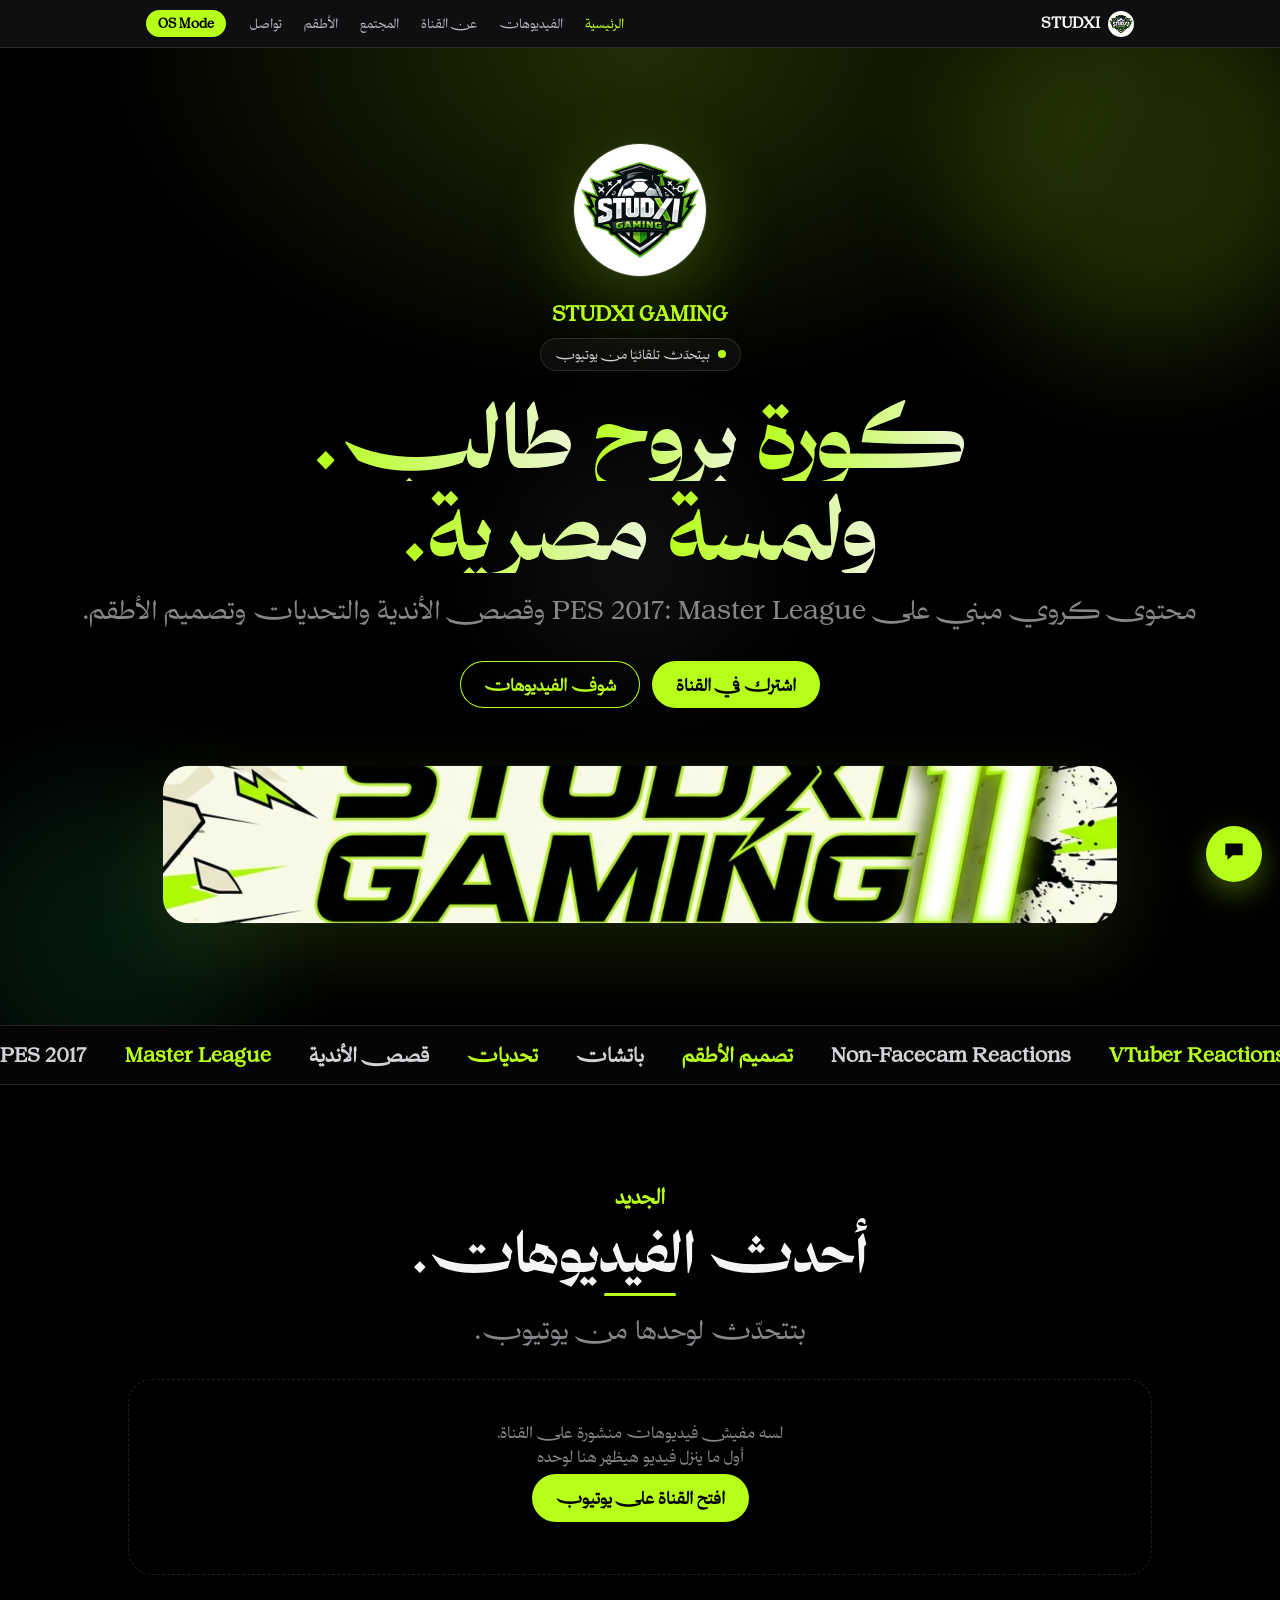
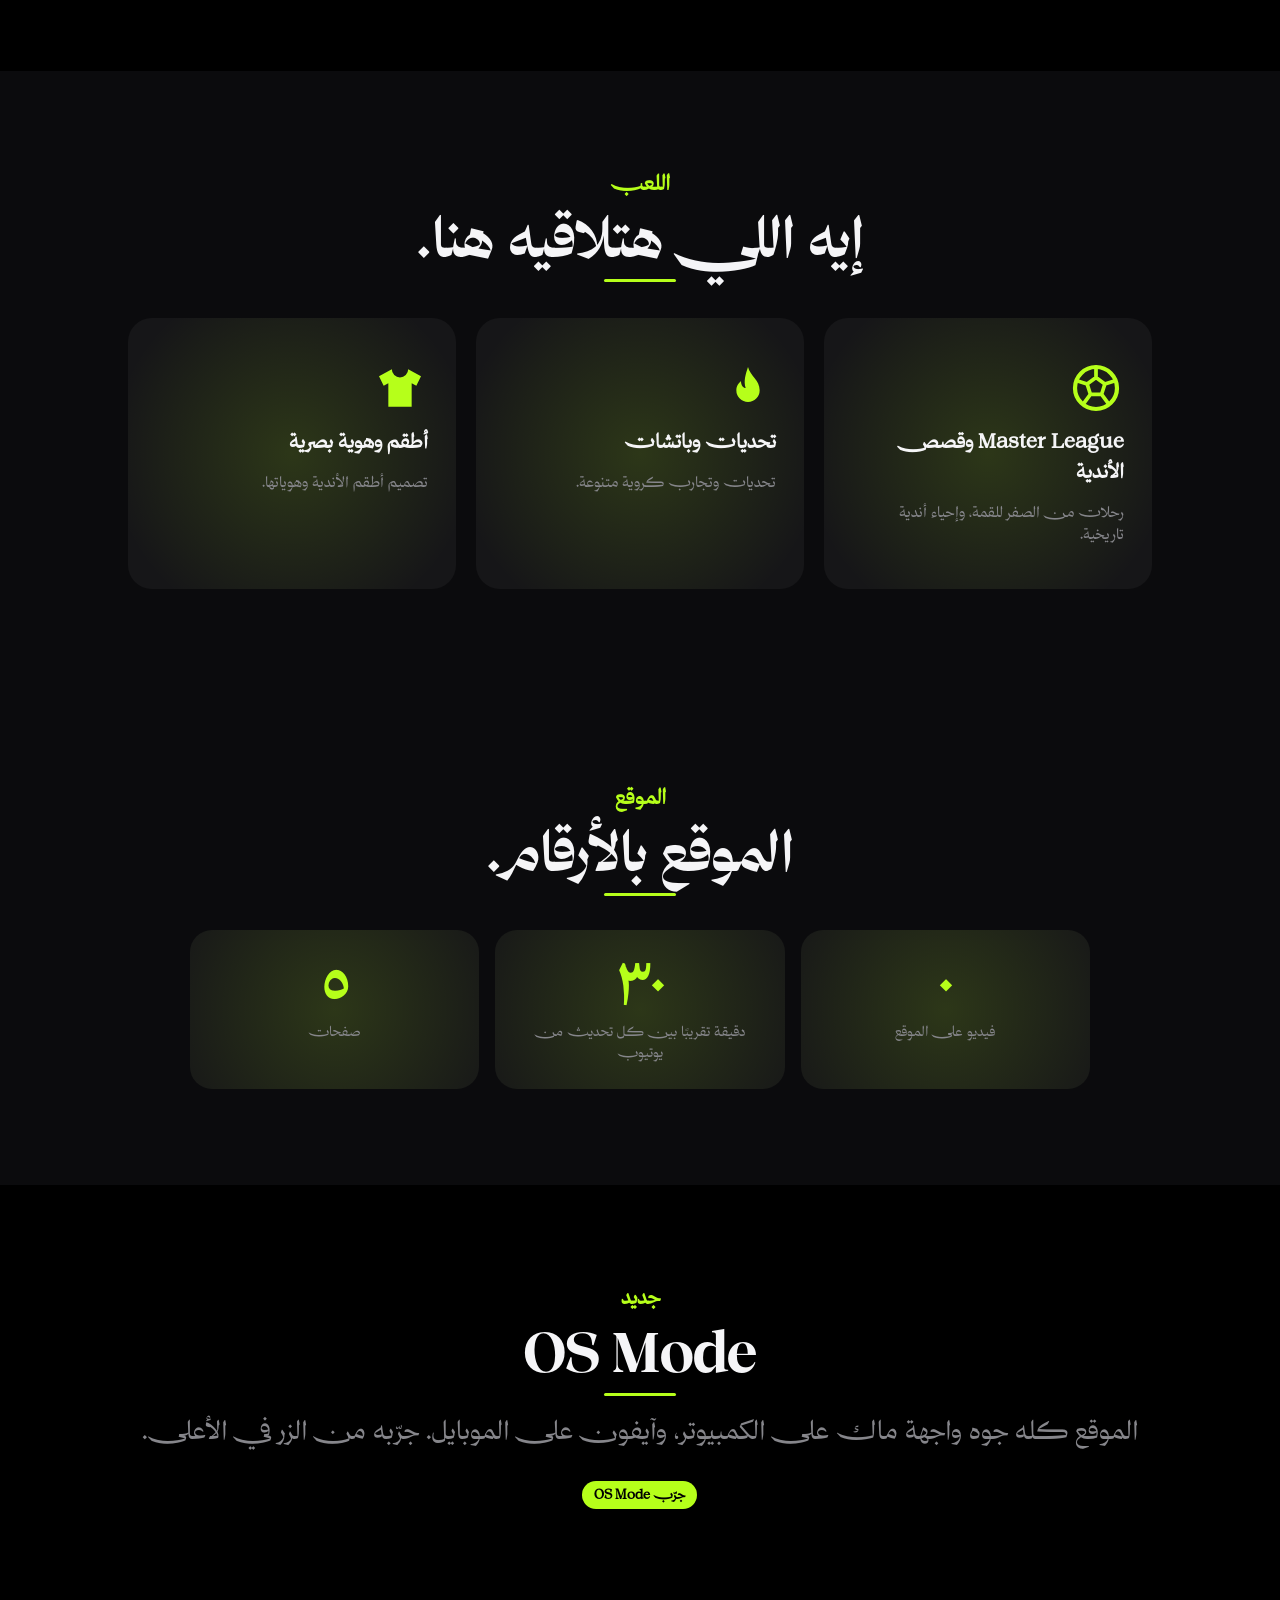
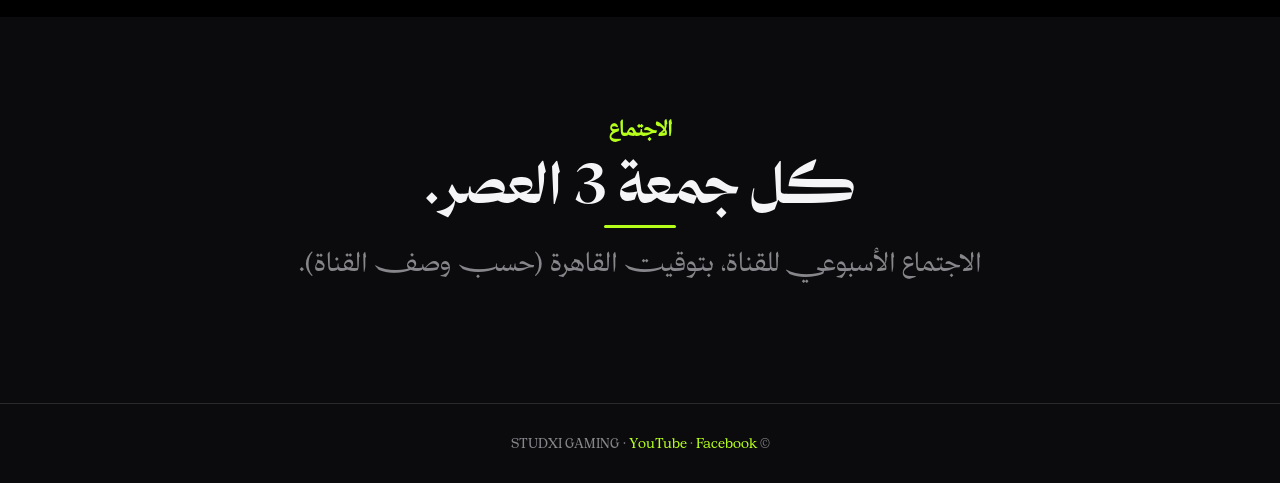
<file: index.html>
<!doctype html><html lang="ar" dir="rtl"><head><meta charset="utf-8"><meta name="viewport" content="width=device-width,initial-scale=1,viewport-fit=cover"><title>الرئيسية | STUDXI GAMING</title><meta name="description" content="موقع قناة STUDXI GAMING: فيديوهات كورة وأطقم"><meta name="theme-color" content="#000000"><meta property="og:title" content="الرئيسية | STUDXI GAMING"><meta property="og:image" content="assets/banner.jpg"><link rel="icon" href="assets/logo.jpg"><link rel="preconnect" href="https://fonts.googleapis.com"><link rel="preconnect" href="https://fonts.gstatic.com" crossorigin><link rel="stylesheet" href="https://fonts.googleapis.com/css2?family=Cairo:wght@400;600;700;800&display=swap"><link rel="stylesheet" href="style.css?v=3"><link rel="stylesheet" href="fx.css"></head><body><header class="nav"><div class="bar"><a class="brand" href="index.html"><img src="assets/logo.jpg" alt="STUDXI">STUDXI</a><nav id="nav"><a href="index.html" class="on">الرئيسية</a><a href="videos.html">الفيديوهات</a><a href="about.html">عن القناة</a><a href="community.html">المجتمع</a><a href="kits.html">الأطقم</a><a href="contact.html">تواصل</a></nav><a href="#" class="osbtn">OS Mode</a><button class="burger" id="burger" aria-label="القائمة" aria-expanded="false"><span></span><span></span></button></div></header><main><section class="sec hero"><div class="orbs"><i></i><i></i><i></i></div><img class="logo" src="assets/logo.jpg" alt="شعار STUDXI"><p class="eyebrow">STUDXI GAMING</p><span class="chip"><b></b>بيتحدّث تلقائيًا من يوتيوب</span><h1 class="grad split">كورة بروح طالب.<br>ولمسة مصرية.</h1><p class="lead">محتوى كروي مبني على PES 2017: Master League وقصص الأندية والتحديات وتصميم الأطقم.</p><div><a class="btn" href="https://www.youtube.com/@STUDXIGAMING?sub_confirmation=1" target="_blank" rel="noopener">اشترك في القناة</a><a class="btn ghost" href="videos.html">شوف الفيديوهات</a></div><img class="banner" src="assets/banner.jpg" alt="STUDXI GAMING"></section>
<div class="ticker" aria-hidden="true"><div class="tk"><span>PES 2017</span><span>Master League</span><span>قصص الأندية</span><span>تحديات</span><span>باتشات</span><span>تصميم الأطقم</span><span>Non-Facecam Reactions</span><span>VTuber Reactions</span><span>PES 2017</span><span>Master League</span><span>قصص الأندية</span><span>تحديات</span><span>باتشات</span><span>تصميم الأطقم</span><span>Non-Facecam Reactions</span><span>VTuber Reactions</span></div><div class="tk"><span>PES 2017</span><span>Master League</span><span>قصص الأندية</span><span>تحديات</span><span>باتشات</span><span>تصميم الأطقم</span><span>Non-Facecam Reactions</span><span>VTuber Reactions</span><span>PES 2017</span><span>Master League</span><span>قصص الأندية</span><span>تحديات</span><span>باتشات</span><span>تصميم الأطقم</span><span>Non-Facecam Reactions</span><span>VTuber Reactions</span></div></div>
<section class="sec"><div class="wrap"><p class="reveal eyebrow">الجديد</p><h2 class="reveal d1 u">أحدث الفيديوهات.</h2><p class="reveal d2 lead">بتتحدّث لوحدها من يوتيوب.</p><div data-videos="3"></div></div></section>
<section class="sec alt"><div class="wrap"><p class="reveal eyebrow">اللعب</p><h2 class="reveal d1 u">إيه اللي هتلاقيه هنا.</h2><div class="grid"><div class="reveal zoom card pad tilt"><div class="big"><svg width="56" height="56" viewBox="0 0 24 24"><circle cx="12" cy="12" r="9" fill="none" stroke="currentColor" stroke-width="1.8"/><path d="M12 7.5l3.8 2.8-1.4 4.4H9.6l-1.4-4.4zM12 7.5V3M15.8 10.3l4.4-1.4M14.4 14.7l2.6 3.6M9.6 14.7l-2.6 3.6M8.2 10.3L3.8 8.9" fill="none" stroke="currentColor" stroke-width="1.6" stroke-linejoin="round" stroke-linecap="round"/></svg></div><h3>Master League وقصص الأندية</h3><p class="muted">رحلات من الصفر للقمة، وإحياء أندية تاريخية.</p></div><div class="reveal d1 zoom card pad tilt"><div class="big"><svg width="56" height="56" viewBox="0 0 24 24"><path d="M12 3c1 4 5 5.5 5 10a5 5 0 01-10 0c0-2 1-3 2-4 0 2 1 3 2 3-1-3 0-6 1-9z" fill="currentColor"/></svg></div><h3>تحديات وباتشات</h3><p class="muted">تحديات وتجارب كروية متنوعة.</p></div><div class="reveal d2 zoom card pad tilt"><div class="big"><svg width="56" height="56" viewBox="0 0 24 24"><path d="M8.5 4L3 7l2 4 2-1v10h10V10l2 1 2-4-5.5-3a3.5 3.5 0 01-7 0z" fill="currentColor"/></svg></div><h3>أطقم وهوية بصرية</h3><p class="muted">تصميم أطقم الأندية وهوياتها.</p></div></div></div></section>
<section class="sec alt"><div class="wrap"><p class="reveal eyebrow">الموقع</p><h2 class="reveal d1 u">الموقع بالأرقام.</h2><div class="stats"><div class="reveal d1 stat"><div class="n" data-vcount data-to="0">0</div><div class="l">فيديو على الموقع</div></div><div class="reveal d2 stat"><div class="n">٣٠</div><div class="l">دقيقة تقريبًا بين كل تحديث من يوتيوب</div></div><div class="reveal d3 stat"><div class="n" data-to="6">0</div><div class="l">صفحات</div></div></div></div></section>
<section class="sec"><div class="wrap"><p class="reveal eyebrow">جديد</p><h2 class="reveal d1 u">OS Mode</h2><p class="reveal d2 lead">الموقع كله جوه واجهة ماك على الكمبيوتر، وآيفون على الموبايل. جرّبه من الزر في الأعلى.</p><a class="reveal btn osbtn" href="#">جرّب OS Mode</a></div></section>
<section class="sec alt"><div class="wrap"><p class="reveal eyebrow">الاجتماع</p><h2 class="reveal d1 u">كل جمعة 3 العصر.</h2><p class="reveal d2 lead">الاجتماع الأسبوعي للقناة، بتوقيت القاهرة (حسب وصف القناة).</p></div></section></main><footer>© STUDXI GAMING · <a href="https://www.youtube.com/@STUDXIGAMING" target="_blank" rel="noopener">YouTube</a> · <a href="https://www.facebook.com/share/1B4jHh57b9/" target="_blank" rel="noopener">Facebook</a><br><span id="updated"></span></footer><script>document.getElementById("burger").onclick=function(){var o=document.getElementById("nav").classList.toggle("open");this.setAttribute("aria-expanded",o)};document.querySelectorAll("#nav a").forEach(function(a){a.addEventListener("click",function(){document.getElementById("nav").classList.remove("open")})})</script><script src="icons.js"></script><script src="app.js"></script><script src="os.js"></script><script src="fx.js?v=10"></script></body></html>
</file>
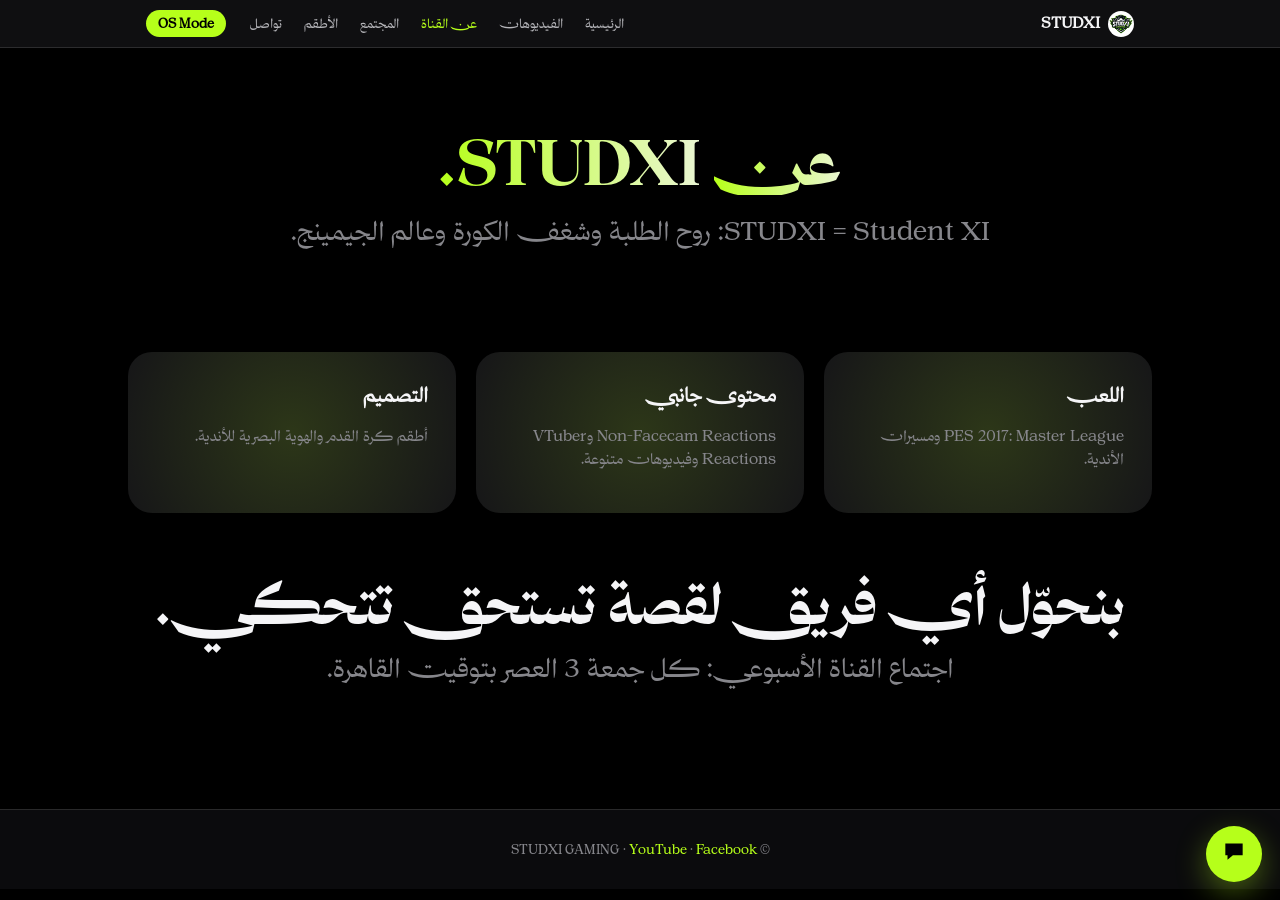
<file: about.html>
<!doctype html><html lang="ar" dir="rtl"><head><meta charset="utf-8"><meta name="viewport" content="width=device-width,initial-scale=1,viewport-fit=cover"><title>عن القناة | STUDXI GAMING</title><meta name="description" content="عن قناة STUDXI GAMING"><meta name="theme-color" content="#000000"><meta property="og:title" content="عن القناة | STUDXI GAMING"><meta property="og:image" content="assets/banner.jpg"><link rel="icon" href="assets/logo.jpg"><link rel="preconnect" href="https://fonts.googleapis.com"><link rel="preconnect" href="https://fonts.gstatic.com" crossorigin><link rel="stylesheet" href="https://fonts.googleapis.com/css2?family=Cairo:wght@400;600;700;800&display=swap"><link rel="stylesheet" href="style.css?v=3"><link rel="stylesheet" href="fx.css"></head><body><header class="nav"><div class="bar"><a class="brand" href="index.html"><img src="assets/logo.jpg" alt="STUDXI">STUDXI</a><nav id="nav"><a href="index.html">الرئيسية</a><a href="videos.html">الفيديوهات</a><a href="about.html" class="on">عن القناة</a><a href="community.html">المجتمع</a><a href="kits.html">الأطقم</a><a href="contact.html">تواصل</a></nav><a href="#" class="osbtn">OS Mode</a><button class="burger" id="burger" aria-label="القائمة" aria-expanded="false"><span></span><span></span></button></div></header><main><section class="page-h"><h1 class="grad split" style="font-size:clamp(36px,7vw,64px)">عن STUDXI.</h1><p class="lead">STUDXI = Student XI: روح الطلبة وشغف الكورة وعالم الجيمينج.</p></section><section class="sec" style="padding-top:20px"><div class="wrap"><div class="grid"><div class="reveal zoom card pad tilt"><h3>اللعب</h3><p class="muted">PES 2017: Master League ومسيرات الأندية.</p></div><div class="reveal d1 card pad"><h3>محتوى جانبي</h3><p class="muted">Non-Facecam Reactions وVTuber Reactions وفيديوهات متنوعة.</p></div><div class="reveal d2 card pad"><h3>التصميم</h3><p class="muted">أطقم كرة القدم والهوية البصرية للأندية.</p></div></div><h2 class="reveal d1 " style="margin-top:60px">بنحوّل أي فريق لقصة تستحق تتحكي.</h2><p class="reveal d2 lead">اجتماع القناة الأسبوعي: كل جمعة 3 العصر بتوقيت القاهرة.</p></div></section></main><footer>© STUDXI GAMING · <a href="https://www.youtube.com/@STUDXIGAMING" target="_blank" rel="noopener">YouTube</a> · <a href="https://www.facebook.com/share/1B4jHh57b9/" target="_blank" rel="noopener">Facebook</a><br><span id="updated"></span></footer><script>document.getElementById("burger").onclick=function(){var o=document.getElementById("nav").classList.toggle("open");this.setAttribute("aria-expanded",o)};document.querySelectorAll("#nav a").forEach(function(a){a.addEventListener("click",function(){document.getElementById("nav").classList.remove("open")})})</script><script src="icons.js"></script><script src="app.js"></script><script src="os.js"></script><script src="fx.js?v=10"></script></body></html>
</file>
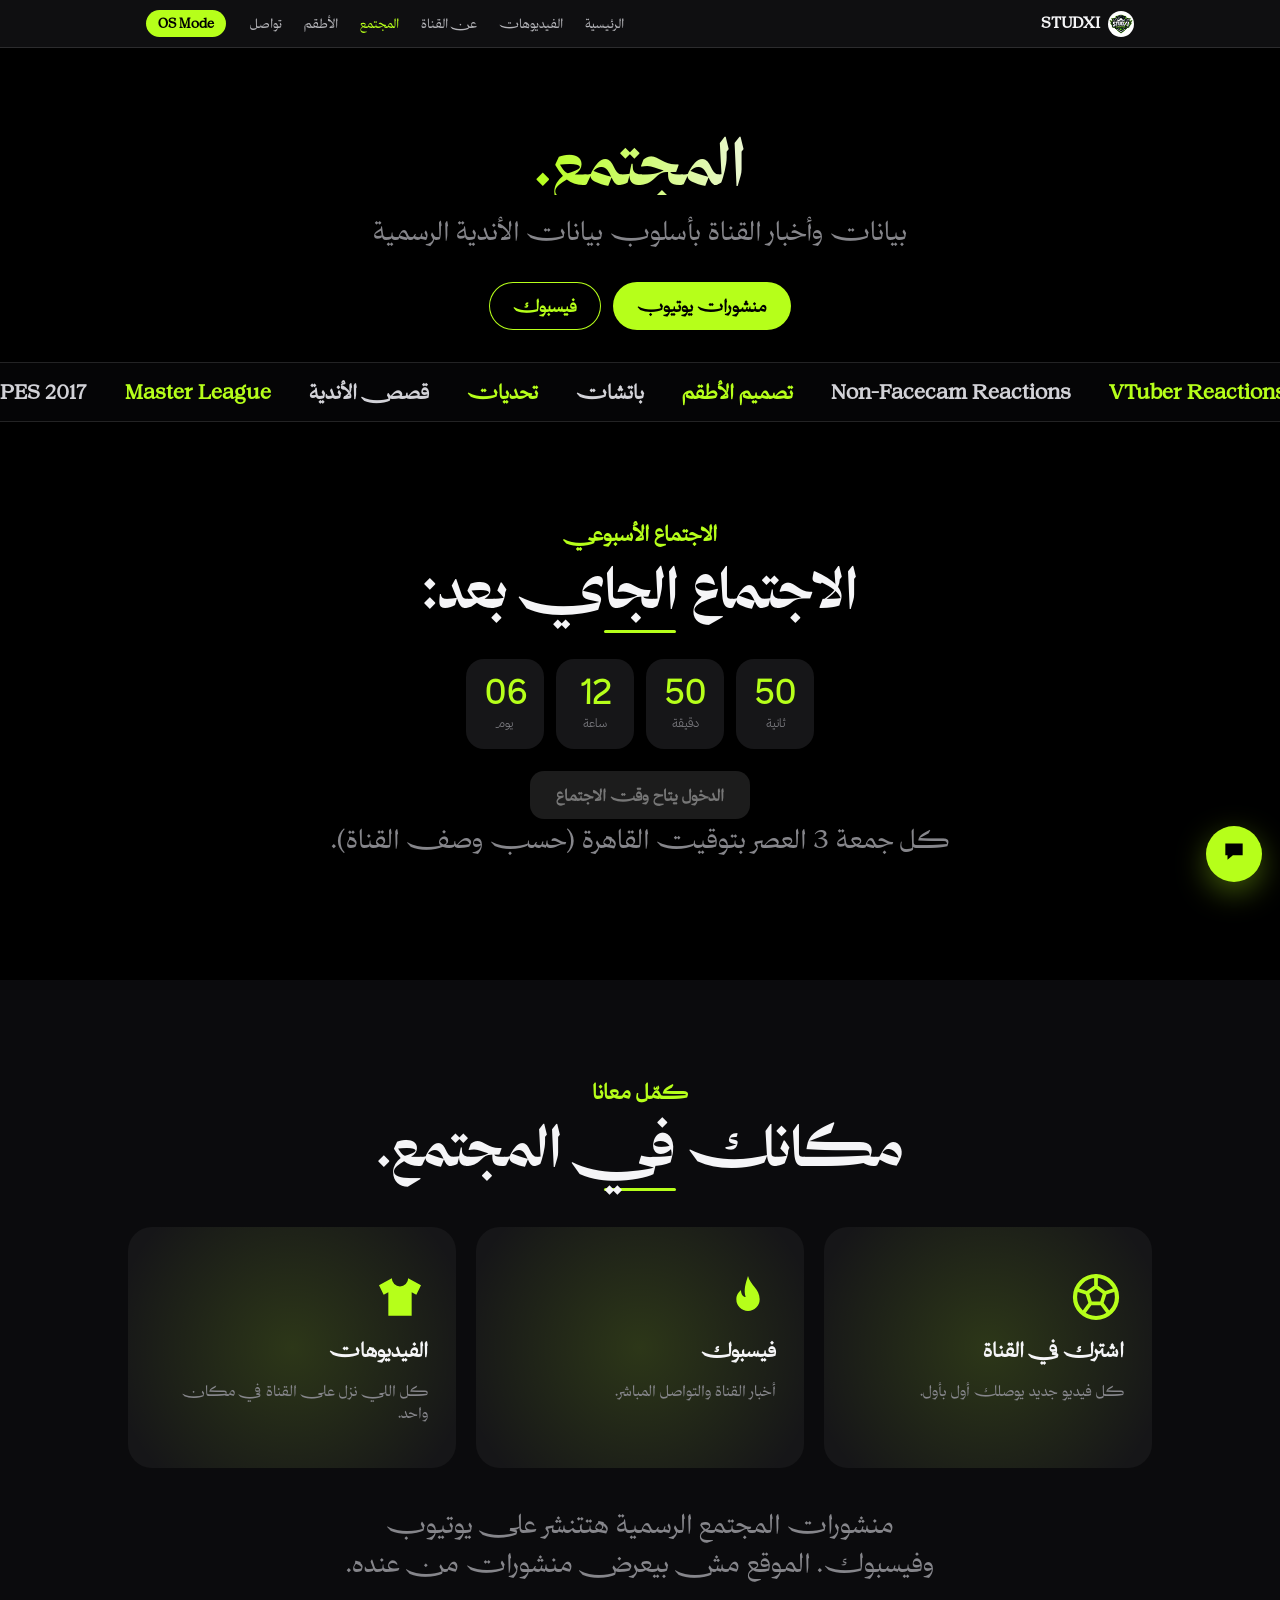
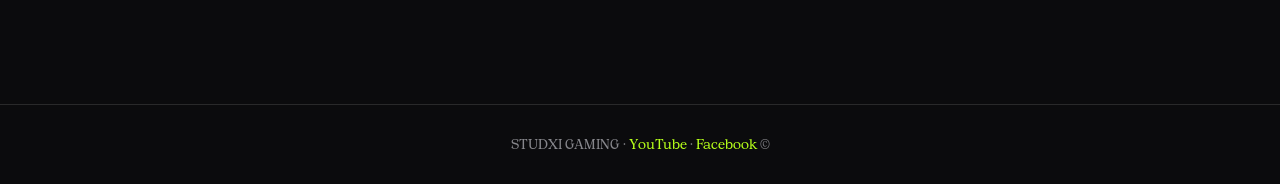
<file: community.html>
<!doctype html><html lang="ar" dir="rtl"><head><meta charset="utf-8"><meta name="viewport" content="width=device-width,initial-scale=1,viewport-fit=cover"><title>المجتمع | STUDXI GAMING</title><meta name="description" content="منشورات ومجتمع STUDXI GAMING"><meta name="theme-color" content="#000000"><meta property="og:title" content="المجتمع | STUDXI GAMING"><meta property="og:image" content="assets/banner.jpg"><link rel="icon" href="assets/logo.jpg"><link rel="preconnect" href="https://fonts.googleapis.com"><link rel="preconnect" href="https://fonts.gstatic.com" crossorigin><link rel="stylesheet" href="https://fonts.googleapis.com/css2?family=Cairo:wght@400;600;700;800&display=swap"><link rel="stylesheet" href="style.css?v=3"><link rel="stylesheet" href="fx.css"></head><body><header class="nav"><div class="bar"><a class="brand" href="index.html"><img src="assets/logo.jpg" alt="STUDXI">STUDXI</a><nav id="nav"><a href="index.html">الرئيسية</a><a href="videos.html">الفيديوهات</a><a href="about.html">عن القناة</a><a href="community.html" class="on">المجتمع</a><a href="kits.html">الأطقم</a><a href="contact.html">تواصل</a></nav><a href="#" class="osbtn">OS Mode</a><button class="burger" id="burger" aria-label="القائمة" aria-expanded="false"><span></span><span></span></button></div></header><main><section class="page-h"><h1 class="grad split" style="font-size:clamp(36px,7vw,64px)">المجتمع.</h1><p class="lead">بيانات وأخبار القناة بأسلوب بيانات الأندية الرسمية </p><a class="btn" href="https://www.youtube.com/@STUDXIGAMING/community" target="_blank" rel="noopener">منشورات يوتيوب</a><a class="btn ghost" href="https://www.facebook.com/share/1B4jHh57b9/" target="_blank" rel="noopener">فيسبوك</a></section>
<div class="ticker" aria-hidden="true"><div class="tk"><span>PES 2017</span><span>Master League</span><span>قصص الأندية</span><span>تحديات</span><span>باتشات</span><span>تصميم الأطقم</span><span>Non-Facecam Reactions</span><span>VTuber Reactions</span><span>PES 2017</span><span>Master League</span><span>قصص الأندية</span><span>تحديات</span><span>باتشات</span><span>تصميم الأطقم</span><span>Non-Facecam Reactions</span><span>VTuber Reactions</span></div><div class="tk"><span>PES 2017</span><span>Master League</span><span>قصص الأندية</span><span>تحديات</span><span>باتشات</span><span>تصميم الأطقم</span><span>Non-Facecam Reactions</span><span>VTuber Reactions</span><span>PES 2017</span><span>Master League</span><span>قصص الأندية</span><span>تحديات</span><span>باتشات</span><span>تصميم الأطقم</span><span>Non-Facecam Reactions</span><span>VTuber Reactions</span></div></div>
<section class="sec"><div class="wrap"><p class="reveal eyebrow">الاجتماع الأسبوعي</p><h2 class="reveal d1 u">الاجتماع الجاي بعد:</h2><div data-cd class="cd" class="reveal d2 "></div><p class="reveal d2 lead">كل جمعة 3 العصر بتوقيت القاهرة (حسب وصف القناة).</p></div></section>
<section class="sec alt"><div class="wrap"><p class="reveal eyebrow">كمّل معانا</p><h2 class="reveal d1 u">مكانك في المجتمع.</h2><div class="grid"><a class="reveal zoom card pad tilt" href="https://www.youtube.com/@STUDXIGAMING?sub_confirmation=1" target="_blank" rel="noopener"><div class="big"><svg width="56" height="56" viewBox="0 0 24 24"><circle cx="12" cy="12" r="9" fill="none" stroke="currentColor" stroke-width="1.8"/><path d="M12 7.5l3.8 2.8-1.4 4.4H9.6l-1.4-4.4zM12 7.5V3M15.8 10.3l4.4-1.4M14.4 14.7l2.6 3.6M9.6 14.7l-2.6 3.6M8.2 10.3L3.8 8.9" fill="none" stroke="currentColor" stroke-width="1.6" stroke-linejoin="round" stroke-linecap="round"/></svg></div><h3>اشترك في القناة</h3><p class="muted">كل فيديو جديد يوصلك أول بأول.</p></a><a class="reveal d1 zoom card pad tilt" href="https://www.facebook.com/share/1B4jHh57b9/" target="_blank" rel="noopener"><div class="big"><svg width="56" height="56" viewBox="0 0 24 24"><path d="M12 3c1 4 5 5.5 5 10a5 5 0 01-10 0c0-2 1-3 2-4 0 2 1 3 2 3-1-3 0-6 1-9z" fill="currentColor"/></svg></div><h3>فيسبوك</h3><p class="muted">أخبار القناة والتواصل المباشر.</p></a><a class="reveal d2 zoom card pad tilt" href="videos.html"><div class="big"><svg width="56" height="56" viewBox="0 0 24 24"><path d="M8.5 4L3 7l2 4 2-1v10h10V10l2 1 2-4-5.5-3a3.5 3.5 0 01-7 0z" fill="currentColor"/></svg></div><h3>الفيديوهات</h3><p class="muted">كل اللي نزل على القناة في مكان واحد.</p></a></div><p class="reveal d2 lead" style="margin-top:36px">منشورات المجتمع الرسمية هتتنشر على يوتيوب وفيسبوك. الموقع مش بيعرض منشورات من عنده.</p></div></section></main><footer>© STUDXI GAMING · <a href="https://www.youtube.com/@STUDXIGAMING" target="_blank" rel="noopener">YouTube</a> · <a href="https://www.facebook.com/share/1B4jHh57b9/" target="_blank" rel="noopener">Facebook</a><br><span id="updated"></span></footer><script>document.getElementById("burger").onclick=function(){var o=document.getElementById("nav").classList.toggle("open");this.setAttribute("aria-expanded",o)};document.querySelectorAll("#nav a").forEach(function(a){a.addEventListener("click",function(){document.getElementById("nav").classList.remove("open")})})</script><script src="icons.js"></script><script src="app.js"></script><script src="os.js"></script><script src="fx.js?v=10"></script></body></html>
</file>
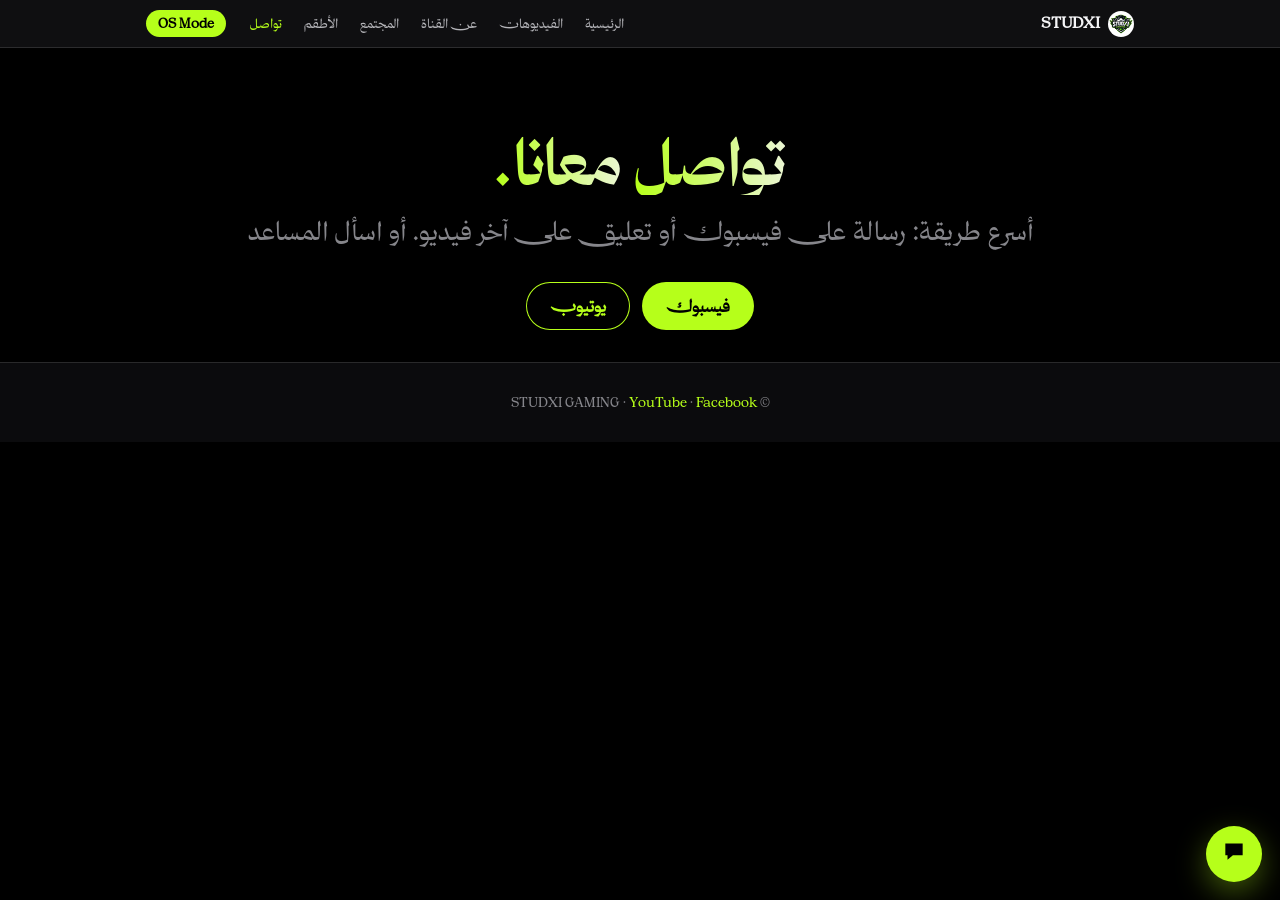
<file: contact.html>
<!doctype html><html lang="ar" dir="rtl"><head><meta charset="utf-8"><meta name="viewport" content="width=device-width,initial-scale=1,viewport-fit=cover"><title>تواصل | STUDXI GAMING</title><meta name="description" content="تواصل مع STUDXI GAMING"><meta name="theme-color" content="#000000"><meta property="og:title" content="تواصل | STUDXI GAMING"><meta property="og:image" content="assets/banner.jpg"><link rel="icon" href="assets/logo.jpg"><link rel="preconnect" href="https://fonts.googleapis.com"><link rel="preconnect" href="https://fonts.gstatic.com" crossorigin><link rel="stylesheet" href="https://fonts.googleapis.com/css2?family=Cairo:wght@400;600;700;800&display=swap"><link rel="stylesheet" href="style.css?v=3"><link rel="stylesheet" href="fx.css"></head><body><header class="nav"><div class="bar"><a class="brand" href="index.html"><img src="assets/logo.jpg" alt="STUDXI">STUDXI</a><nav id="nav"><a href="index.html">الرئيسية</a><a href="videos.html">الفيديوهات</a><a href="about.html">عن القناة</a><a href="community.html">المجتمع</a><a href="kits.html">الأطقم</a><a href="contact.html" class="on">تواصل</a></nav><a href="#" class="osbtn">OS Mode</a><button class="burger" id="burger" aria-label="القائمة" aria-expanded="false"><span></span><span></span></button></div></header><main><section class="page-h"><h1 class="grad split" style="font-size:clamp(36px,7vw,64px)">تواصل معانا.</h1><p class="lead">أسرع طريقة: رسالة على فيسبوك أو تعليق على آخر فيديو. أو اسأل المساعد </p><a class="btn" href="https://www.facebook.com/share/1B4jHh57b9/" target="_blank" rel="noopener">فيسبوك</a><a class="btn ghost" href="https://www.youtube.com/@STUDXIGAMING" target="_blank" rel="noopener">يوتيوب</a></section></main><footer>© STUDXI GAMING · <a href="https://www.youtube.com/@STUDXIGAMING" target="_blank" rel="noopener">YouTube</a> · <a href="https://www.facebook.com/share/1B4jHh57b9/" target="_blank" rel="noopener">Facebook</a><br><span id="updated"></span></footer><script>document.getElementById("burger").onclick=function(){var o=document.getElementById("nav").classList.toggle("open");this.setAttribute("aria-expanded",o)};document.querySelectorAll("#nav a").forEach(function(a){a.addEventListener("click",function(){document.getElementById("nav").classList.remove("open")})})</script><script src="icons.js"></script><script src="app.js"></script><script src="os.js"></script><script src="fx.js?v=10"></script></body></html>
</file>
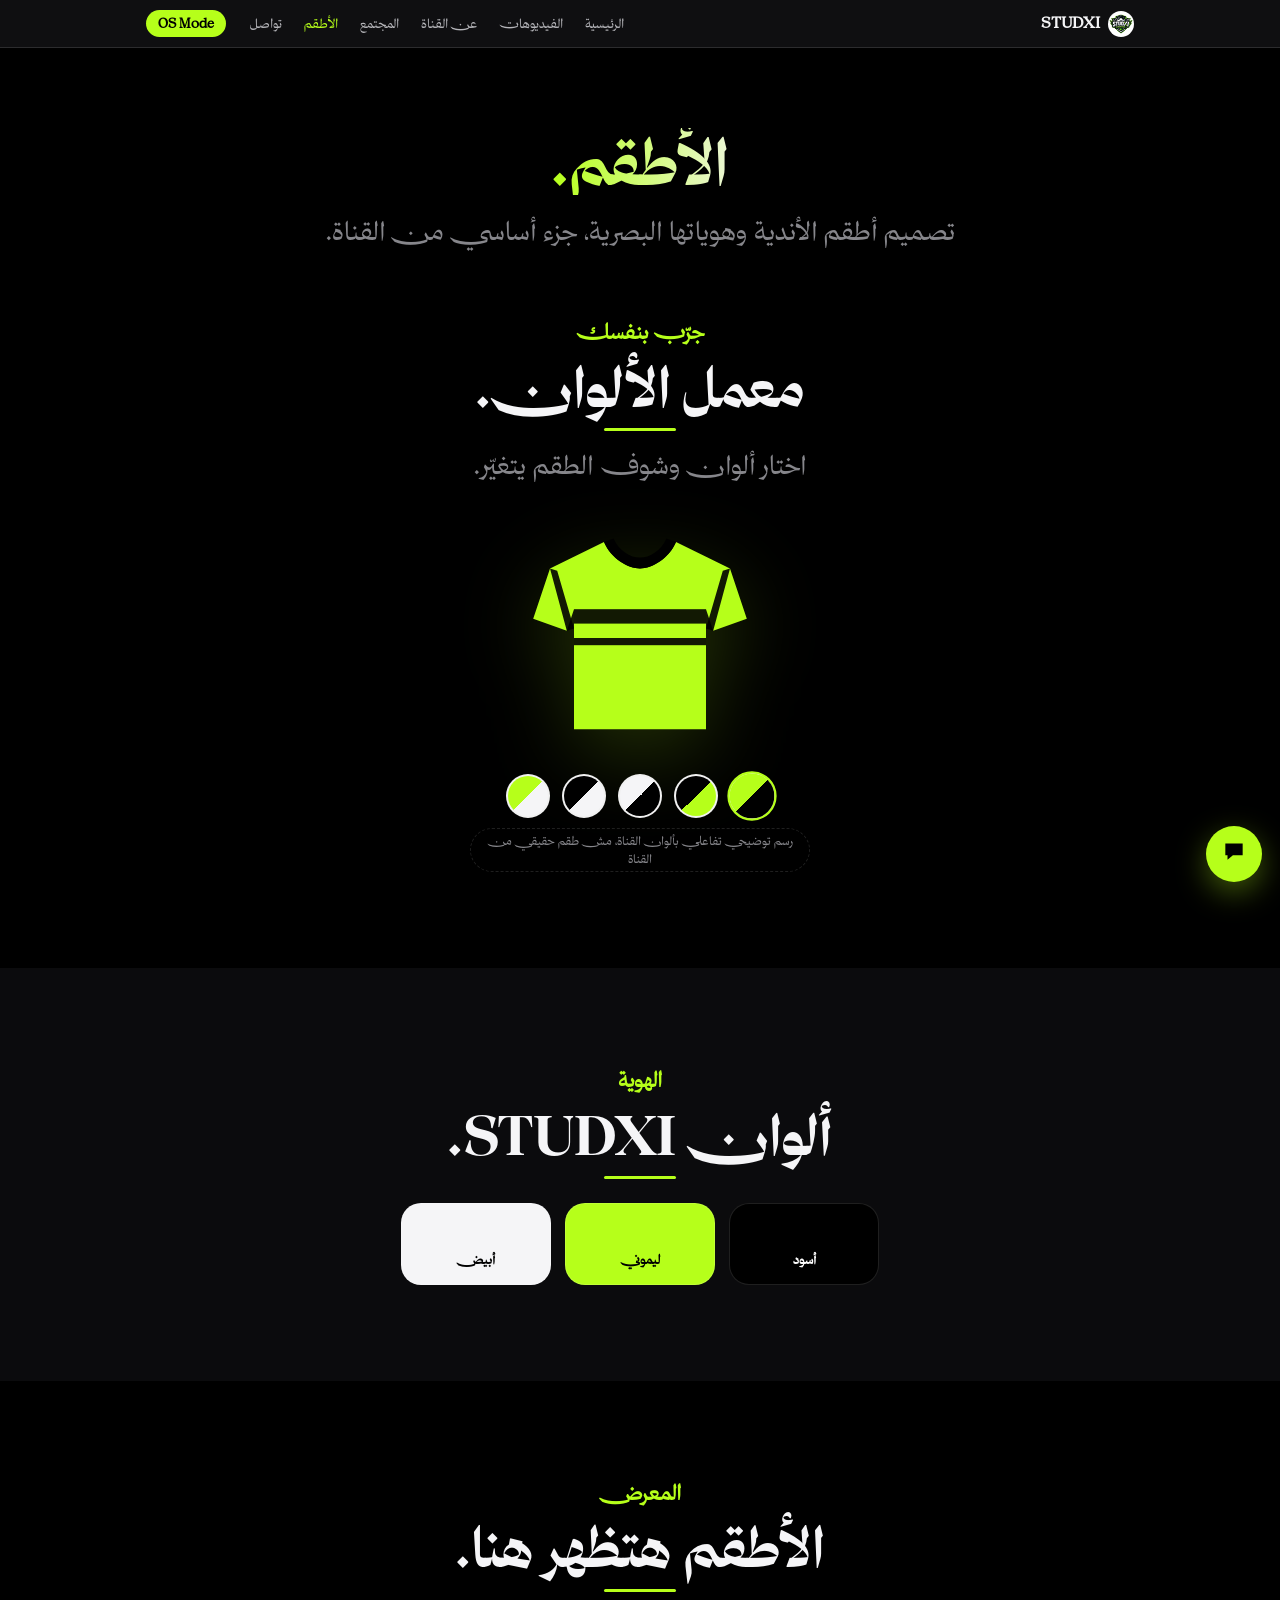
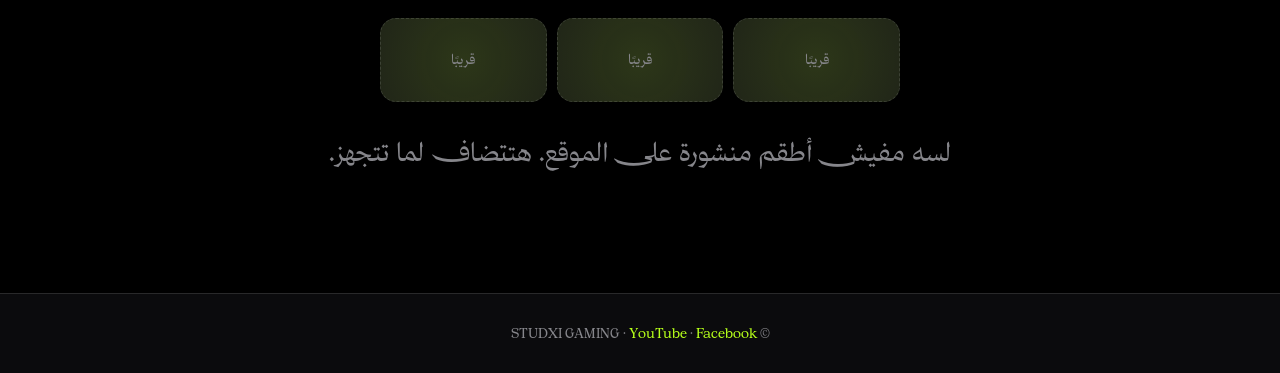
<file: kits.html>
<!doctype html><html lang="ar" dir="rtl"><head><meta charset="utf-8"><meta name="viewport" content="width=device-width,initial-scale=1,viewport-fit=cover"><title>الأطقم | STUDXI GAMING</title><meta name="description" content="تصاميم أطقم كورة من STUDXI GAMING"><meta name="theme-color" content="#000000"><meta property="og:title" content="الأطقم | STUDXI GAMING"><meta property="og:image" content="assets/banner.jpg"><link rel="icon" href="assets/logo.jpg"><link rel="preconnect" href="https://fonts.googleapis.com"><link rel="preconnect" href="https://fonts.gstatic.com" crossorigin><link rel="stylesheet" href="https://fonts.googleapis.com/css2?family=Cairo:wght@400;600;700;800&display=swap"><link rel="stylesheet" href="style.css?v=3"><link rel="stylesheet" href="fx.css"></head><body><header class="nav"><div class="bar"><a class="brand" href="index.html"><img src="assets/logo.jpg" alt="STUDXI">STUDXI</a><nav id="nav"><a href="index.html">الرئيسية</a><a href="videos.html">الفيديوهات</a><a href="about.html">عن القناة</a><a href="community.html">المجتمع</a><a href="kits.html" class="on">الأطقم</a><a href="contact.html">تواصل</a></nav><a href="#" class="osbtn">OS Mode</a><button class="burger" id="burger" aria-label="القائمة" aria-expanded="false"><span></span><span></span></button></div></header><main><section class="page-h"><h1 class="grad split" style="font-size:clamp(36px,7vw,64px)">الأطقم.</h1><p class="lead">تصميم أطقم الأندية وهوياتها البصرية، جزء أساسي من القناة.</p></section>
<section class="sec" style="padding-top:20px"><div class="wrap"><p class="reveal eyebrow">جرّب بنفسك</p><h2 class="reveal d1 u">معمل الألوان.</h2><p class="reveal d2 lead">اختار ألوان وشوف الطقم يتغيّر.</p><div class="reveal zoom lab" data-kitlab></div></div></section>
<section class="sec alt"><div class="wrap"><p class="reveal eyebrow">الهوية</p><h2 class="reveal d1 u">ألوان STUDXI.</h2><div class="pal"><div class="reveal zoom " style="background:#000;color:#fff">أسود</div><div class="reveal d1 zoom " style="background:#b6ff1a;color:#000">ليموني</div><div class="reveal d2 zoom " style="background:#f5f5f7;color:#000">أبيض</div></div></div></section>
<section class="sec"><div class="wrap"><p class="reveal eyebrow">المعرض</p><h2 class="reveal d1 u">الأطقم هتظهر هنا.</h2><div class="gal"><div class="reveal zoom slot">قريبًا</div><div class="reveal d1 zoom slot">قريبًا</div><div class="reveal d2 zoom slot">قريبًا</div></div><p class="reveal d2 lead" style="margin-top:30px">لسه مفيش أطقم منشورة على الموقع. هتتضاف لما تتجهز.</p></div></section></main><footer>© STUDXI GAMING · <a href="https://www.youtube.com/@STUDXIGAMING" target="_blank" rel="noopener">YouTube</a> · <a href="https://www.facebook.com/share/1B4jHh57b9/" target="_blank" rel="noopener">Facebook</a><br><span id="updated"></span></footer><script>document.getElementById("burger").onclick=function(){var o=document.getElementById("nav").classList.toggle("open");this.setAttribute("aria-expanded",o)};document.querySelectorAll("#nav a").forEach(function(a){a.addEventListener("click",function(){document.getElementById("nav").classList.remove("open")})})</script><script src="icons.js"></script><script src="app.js"></script><script src="os.js"></script><script src="fx.js?v=10"></script></body></html>
</file>
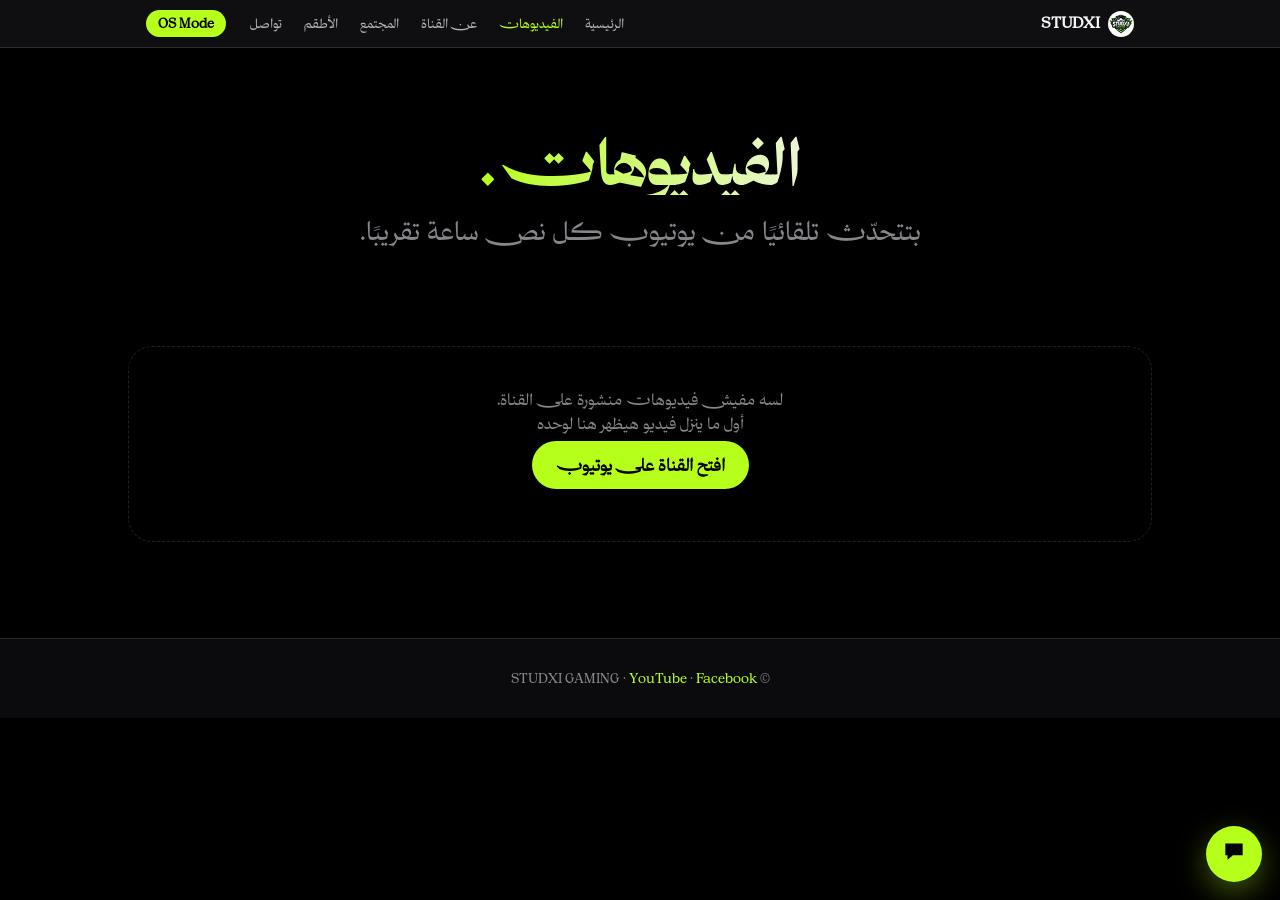
<file: videos.html>
<!doctype html><html lang="ar" dir="rtl"><head><meta charset="utf-8"><meta name="viewport" content="width=device-width,initial-scale=1,viewport-fit=cover"><title>الفيديوهات | STUDXI GAMING</title><meta name="description" content="كل فيديوهات قناة STUDXI GAMING"><meta name="theme-color" content="#000000"><meta property="og:title" content="الفيديوهات | STUDXI GAMING"><meta property="og:image" content="assets/banner.jpg"><link rel="icon" href="assets/logo.jpg"><link rel="preconnect" href="https://fonts.googleapis.com"><link rel="preconnect" href="https://fonts.gstatic.com" crossorigin><link rel="stylesheet" href="https://fonts.googleapis.com/css2?family=Cairo:wght@400;600;700;800&display=swap"><link rel="stylesheet" href="style.css?v=3"><link rel="stylesheet" href="fx.css"></head><body><header class="nav"><div class="bar"><a class="brand" href="index.html"><img src="assets/logo.jpg" alt="STUDXI">STUDXI</a><nav id="nav"><a href="index.html">الرئيسية</a><a href="videos.html" class="on">الفيديوهات</a><a href="about.html">عن القناة</a><a href="community.html">المجتمع</a><a href="kits.html">الأطقم</a><a href="contact.html">تواصل</a></nav><a href="#" class="osbtn">OS Mode</a><button class="burger" id="burger" aria-label="القائمة" aria-expanded="false"><span></span><span></span></button></div></header><main><section class="page-h"><h1 class="grad split" style="font-size:clamp(36px,7vw,64px)">الفيديوهات.</h1><p class="lead">بتتحدّث تلقائيًا من يوتيوب كل نص ساعة تقريبًا.</p></section><section class="sec" style="padding-top:20px"><div class="wrap"><div id="player"></div><div data-videos></div></div></section></main><footer>© STUDXI GAMING · <a href="https://www.youtube.com/@STUDXIGAMING" target="_blank" rel="noopener">YouTube</a> · <a href="https://www.facebook.com/share/1B4jHh57b9/" target="_blank" rel="noopener">Facebook</a><br><span id="updated"></span></footer><script>document.getElementById("burger").onclick=function(){var o=document.getElementById("nav").classList.toggle("open");this.setAttribute("aria-expanded",o)};document.querySelectorAll("#nav a").forEach(function(a){a.addEventListener("click",function(){document.getElementById("nav").classList.remove("open")})})</script><script src="icons.js"></script><script src="app.js"></script><script src="os.js"></script><script src="fx.js?v=10"></script></body></html>
</file>
<file: style.css>
@font-face{font-family:'Thmanyah Text';src:url('assets/fonts/thmanyah-serif-text.otf') format('opentype');font-weight:400;font-display:swap}
@font-face{font-family:'Thmanyah Display';src:url('assets/fonts/thmanyah-serif-display-bold.otf') format('opentype');font-weight:700 800;font-display:swap}
@font-face{font-family:'Thmanyah Sans';src:url('assets/fonts/thmanyah-sans-digital.otf') format('opentype');font-weight:300 400;font-display:swap}
:root{--bg:#000;--bg2:#0b0b0d;--card:#161618;--line:rgba(255,255,255,.12);--lime:#b6ff1a;--text:#f5f5f7;--mute:#86868b;--ease:cubic-bezier(.28,.11,.32,1)}
*{box-sizing:border-box;-webkit-tap-highlight-color:transparent}html{scroll-behavior:smooth}
body{margin:0;background:var(--bg);color:var(--text);font-family:'Thmanyah Text',Cairo,-apple-system,BlinkMacSystemFont,'SF Pro Display','SF Pro Arabic','Segoe UI',Tahoma,system-ui,sans-serif;font-feature-settings:'salt' 1;line-height:1.5;-webkit-font-smoothing:antialiased}
a{color:var(--lime);text-decoration:none}a:hover{text-decoration:underline}
header.nav{position:sticky;top:0;z-index:50;height:48px;background:rgba(22,22,24,.72);backdrop-filter:saturate(180%) blur(20px);-webkit-backdrop-filter:saturate(180%) blur(20px);border-bottom:1px solid var(--line)}
.bar{max-width:1024px;height:100%;margin:auto;padding:0 18px;display:flex;align-items:center;gap:6px}
.brand{display:flex;align-items:center;gap:8px;font-weight:700;color:var(--text);font-size:15px}.brand img{width:26px;height:26px;border-radius:50%}
nav{display:flex;gap:2px;margin-inline-start:auto;align-items:center}
nav a{color:#d2d2d7;padding:6px 10px;font-size:13px;opacity:.85;transition:opacity .3s,color .3s;border-radius:8px}
nav a:hover,nav a.on{opacity:1;color:#fff;text-decoration:none}nav a.on{color:var(--lime)}
.osbtn{background:var(--lime);color:#000!important;font-weight:700;border-radius:999px!important;padding:4px 12px!important;opacity:1!important;margin-inline-start:6px}
main{overflow-x:hidden}
.sec{padding:96px 22px;text-align:center;position:relative}.sec.alt{background:var(--bg2)}
.wrap{max-width:1024px;margin:auto}
.eyebrow{color:var(--lime);font-weight:600;font-size:clamp(17px,2vw,21px);margin:0 0 8px}
h1,.h1{font-family:'Thmanyah Display','Thmanyah Text',Cairo,sans-serif;font-size:clamp(40px,8vw,88px);line-height:1.05;font-weight:800;letter-spacing:-.02em;margin:0 0 16px}
h2,.h2{font-family:'Thmanyah Display','Thmanyah Text',Cairo,sans-serif;font-size:clamp(30px,5.5vw,56px);line-height:1.08;font-weight:800;letter-spacing:-.015em;margin:0 0 14px}
.lead{font-size:clamp(18px,2.4vw,26px);color:var(--mute);max-width:760px;margin:0 auto 26px;font-weight:500}
.grad{background:linear-gradient(90deg,#b6ff1a,#f5f5f7 60%,#b6ff1a);background-size:200% auto;-webkit-background-clip:text;background-clip:text;color:transparent;animation:shine 6s linear infinite}
@keyframes shine{to{background-position:200% center}}
.hero{min-height:calc(100vh - 48px);display:flex;flex-direction:column;justify-content:center;align-items:center;overflow:hidden;background:radial-gradient(60% 50% at 50% 0%,rgba(182,255,26,.18),transparent 70%),#000}
.hero img.logo{width:132px;height:132px;border-radius:50%;margin-bottom:22px;box-shadow:0 0 0 1px var(--line),0 20px 80px rgba(182,255,26,.25);animation:float 6s ease-in-out infinite}
@keyframes float{50%{transform:translateY(-10px)}}
.banner{width:min(1024px,92vw);border-radius:28px;margin-top:40px;box-shadow:0 30px 90px rgba(182,255,26,.12);transform:scale(var(--s,.92));transition:transform .1s linear}
.btn{display:inline-block;background:var(--lime);color:#000;font-weight:600;font-size:17px;padding:11px 24px;border-radius:999px;margin:6px;transition:transform .3s var(--ease),filter .3s;border:0;cursor:pointer;font-family:inherit}
.btn:hover{text-decoration:none;transform:scale(1.04);filter:brightness(1.1)}.btn.ghost{background:transparent;color:var(--lime);box-shadow:inset 0 0 0 1px var(--lime)}
.grid{display:grid;grid-template-columns:repeat(auto-fill,minmax(280px,1fr));gap:20px;margin-top:36px;text-align:start}
.card{background:var(--card);border-radius:24px;overflow:hidden;color:inherit;display:block;transition:transform .5s var(--ease),box-shadow .5s}
.card:hover{transform:scale(1.025);text-decoration:none;box-shadow:0 20px 60px rgba(182,255,26,.12)}
.card.pad{padding:28px}.card img{width:100%;aspect-ratio:16/9;object-fit:cover;display:block}.card .b{padding:16px 18px}
.card h3{margin:0 0 4px;font-size:20px}.muted{color:var(--mute);font-size:15px}
.big{font-size:clamp(44px,7vw,80px);font-weight:800;color:var(--lime);line-height:1}
.empty{border:1px dashed var(--line);border-radius:24px;padding:40px 20px;color:var(--mute);margin-top:30px}
.reveal{opacity:0;transform:translateY(40px) scale(.98);transition:opacity 1s var(--ease),transform 1s var(--ease)}.reveal.in{opacity:1;transform:none}
.reveal.d1{transition-delay:.12s}.reveal.d2{transition-delay:.24s}
.player{aspect-ratio:16/9;width:100%;max-width:900px;border:0;border-radius:24px;background:#000}
.page-h{padding:80px 22px 20px;text-align:center}
footer{background:var(--bg2);color:var(--mute);text-align:center;padding:30px 16px;font-size:13px;border-top:1px solid var(--line)}
/* chat */
#chatfab{position:fixed;inset-inline-start:18px;bottom:18px;z-index:60;width:56px;height:56px;border-radius:50%;border:0;background:var(--lime);color:#000;font-size:26px;cursor:pointer;box-shadow:0 10px 30px rgba(182,255,26,.35);transition:transform .3s var(--ease)}#chatfab:hover{transform:scale(1.1)}
#chat{position:fixed;inset-inline-start:18px;bottom:88px;z-index:61;width:min(360px,calc(100vw - 36px));height:min(480px,70vh);background:rgba(28,28,30,.92);backdrop-filter:blur(24px);border:1px solid var(--line);border-radius:22px;display:flex;flex-direction:column;overflow:hidden;opacity:0;pointer-events:none;transform:translateY(20px) scale(.96);transform-origin:bottom left;transition:all .35s var(--ease)}
#chat.open{opacity:1;pointer-events:auto;transform:none}
#chat .hd{padding:14px 16px;font-weight:700;border-bottom:1px solid var(--line);display:flex;justify-content:space-between}
#chat .ms{flex:1;overflow:auto;padding:12px;display:flex;flex-direction:column;gap:8px}
.m{max-width:85%;padding:9px 13px;border-radius:18px;font-size:15px;animation:pop .3s var(--ease)}@keyframes pop{from{opacity:0;transform:scale(.9)}}
.m.bot{background:#2c2c2e;align-self:flex-start}.m.me{background:var(--lime);color:#000;align-self:flex-end}
#chat form{display:flex;gap:8px;padding:10px;border-top:1px solid var(--line)}
#chat input{flex:1;background:#2c2c2e;border:0;color:#fff;border-radius:999px;padding:10px 14px;font:inherit;outline:0}
#chat form button{background:var(--lime);border:0;border-radius:999px;padding:0 16px;font-weight:700;cursor:pointer}
.chips{display:flex;gap:6px;flex-wrap:wrap;padding:0 12px 8px}.chips button{background:#2c2c2e;color:var(--text);border:1px solid var(--line);border-radius:999px;padding:4px 10px;font:inherit;font-size:13px;cursor:pointer}
/* OS MODE shared */
#os{position:fixed;inset:0;z-index:100;display:none;overflow:hidden;font-family:'Thmanyah Text',Cairo,-apple-system,'SF Pro Text','Segoe UI',sans-serif;user-select:none;direction:rtl}
#os.on{display:block;animation:osin .6s var(--ease)}@keyframes osin{from{opacity:0;transform:scale(1.06)}}
.wall{position:absolute;inset:0;background:radial-gradient(70% 60% at 20% 20%,#2f4a00,transparent 60%),radial-gradient(60% 60% at 85% 80%,#0f3d1a,transparent 60%),linear-gradient(160deg,#050505,#10140a 50%,#000)}
.ico svg{display:block;fill:none}.ico{color:#fff;display:flex;align-items:center;justify-content:center;font-size:30px;border-radius:22%;box-shadow:inset 0 0 0 1px rgba(255,255,255,.15),0 4px 12px rgba(0,0,0,.4)}
.c1{background:linear-gradient(#ff5f6d,#c2185b)}.c2{background:linear-gradient(#b6ff1a,#4caf50);color:#000!important}.c3{background:linear-gradient(#5ac8fa,#0a60ff)}.c4{background:linear-gradient(#ffb340,#ff6a00)}.c5{background:linear-gradient(#bf5af2,#5e2ca5)}.c6{background:linear-gradient(#444,#111)}.c7{background:linear-gradient(#34c759,#0a7d2c)}
.win-body h2{font-size:26px;margin:0 0 8px}.win-body .grid{grid-template-columns:repeat(auto-fill,minmax(190px,1fr));gap:12px;margin-top:14px}.win-body .card{border-radius:14px}.win-body{text-align:start;line-height:1.7}.win-body .empty{border-radius:14px;padding:24px;margin-top:14px}.win-body .btn{font-size:15px;padding:8px 18px}
/* macOS */
#mac{position:absolute;inset:0}
.menubar{position:absolute;top:0;left:0;right:0;height:26px;background:rgba(20,20,22,.55);backdrop-filter:blur(30px);display:flex;align-items:center;gap:18px;padding:0 14px;font-size:13px;z-index:900;color:#fff;direction:ltr}
.menubar b{font-weight:700}.menubar .sp{flex:1}.menubar .x{cursor:pointer;opacity:.9;background:var(--lime);color:#000;border-radius:6px;padding:0 8px;font-weight:700}
.dock{position:absolute;bottom:10px;left:50%;transform:translateX(-50%);display:flex;align-items:flex-end;gap:10px;padding:8px 12px;background:rgba(255,255,255,.14);backdrop-filter:blur(30px);border:1px solid rgba(255,255,255,.2);border-radius:24px;z-index:900;direction:ltr}
.dock .di{width:54px;height:54px;font-size:30px;transition:transform .18s var(--ease);transform-origin:bottom;cursor:pointer;position:relative}
.dock .di.run:after{content:'';position:absolute;bottom:-7px;left:50%;width:4px;height:4px;margin-left:-2px;border-radius:50%;background:#fff}
.dock .di:hover::before{content:attr(data-t);position:absolute;bottom:68px;left:50%;transform:translateX(-50%);background:rgba(40,40,42,.9);color:#fff;font-size:12px;padding:3px 9px;border-radius:6px;white-space:nowrap;font-family:inherit}
.win{position:absolute;background:rgba(30,30,32,.9);backdrop-filter:blur(40px);border:1px solid rgba(255,255,255,.18);border-radius:12px;box-shadow:0 30px 80px rgba(0,0,0,.6);display:flex;flex-direction:column;overflow:hidden;animation:wopen .35s var(--ease);min-width:320px;min-height:200px;color:#f5f5f7}
@keyframes wopen{from{opacity:0;transform:scale(.8) translateY(40px)}}
.win.closing{animation:wclose .25s var(--ease) forwards}@keyframes wclose{to{opacity:0;transform:scale(.85)}}
.tb{height:38px;display:flex;align-items:center;gap:8px;padding:0 12px;cursor:grab;background:rgba(60,60,64,.5);direction:ltr;font-size:13px;font-weight:600}
.tl{width:12px;height:12px;border-radius:50%;border:0;padding:0;cursor:pointer}.tl.r{background:#ff5f57}.tl.y{background:#febc2e}.tl.g{background:#28c840}
.tb .t{flex:1;text-align:center;margin-right:52px}
.win-body{flex:1;overflow:auto;padding:22px}
.desk-ico{position:absolute;top:44px;right:20px;display:flex;flex-direction:column;gap:18px;direction:ltr}
.desk-ico div{width:78px;text-align:center;font-size:12px;color:#fff;cursor:pointer;text-shadow:0 1px 3px #000}.desk-ico .ico{width:54px;height:54px;margin:0 auto 4px;font-size:28px}
/* iOS */
#ios{position:absolute;inset:0;display:none}
.sbar{position:absolute;top:0;left:0;right:0;height:46px;display:flex;justify-content:space-between;align-items:center;padding:0 28px;font-size:15px;font-weight:600;color:#fff;z-index:950;direction:ltr}
.island{position:absolute;top:10px;left:50%;width:100px;height:28px;background:#000;border-radius:20px;margin-left:-50px;z-index:951}
.home{position:absolute;inset:0;padding:70px 22px 130px;display:flex;flex-direction:column}
.clockw{text-align:center;color:#fff;margin-bottom:26px}.clockw .tm{font-size:64px;font-weight:300}.clockw .dt{font-size:17px;opacity:.8}
.igrid{display:grid;grid-template-columns:repeat(4,1fr);gap:22px 10px;direction:ltr}
.app{text-align:center;color:#fff;font-size:11px;cursor:pointer;transition:transform .2s var(--ease)}.app:active{transform:scale(.88)}.app .ico{width:60px;height:60px;margin:0 auto 5px;font-size:30px;border-radius:14px}
.idock{position:absolute;bottom:18px;left:14px;right:14px;height:92px;background:rgba(255,255,255,.2);backdrop-filter:blur(30px);border-radius:34px;display:flex;justify-content:space-around;align-items:center;direction:ltr}
.idock .ico{width:60px;height:60px;border-radius:14px}
.iapp{position:absolute;inset:0;background:#0c0c0e;z-index:940;display:flex;flex-direction:column;border-radius:0;animation:iopen .45s var(--ease);padding-top:48px}
@keyframes iopen{from{opacity:.4;transform:scale(.3);border-radius:40px}}
.iapp.closing{animation:iclose .3s var(--ease) forwards}@keyframes iclose{to{opacity:0;transform:scale(.3);border-radius:40px}}
.iapp .nv{padding:8px 18px 12px;font-weight:700;font-size:20px;border-bottom:1px solid var(--line);direction:rtl}
.iapp .win-body{padding:18px}
.hind{position:absolute;bottom:6px;left:50%;width:140px;height:5px;margin-left:-70px;border-radius:3px;background:#fff;z-index:960;cursor:pointer}

@media (prefers-reduced-motion:reduce){*{animation:none!important;transition:none!important}.reveal{opacity:1;transform:none}}

.osbtn{background:var(--lime);color:#000!important;font-weight:700;border-radius:999px;padding:4px 12px;font-size:13px;margin-inline-start:8px;white-space:nowrap}.osbtn:hover{text-decoration:none}
.burger{display:none;background:none;border:0;width:40px;height:40px;cursor:pointer;position:relative;margin-inline-start:2px}
.burger span{position:absolute;left:10px;right:10px;height:2px;background:#f5f5f7;border-radius:2px;transition:transform .35s var(--ease),top .35s var(--ease)}
.burger span:first-child{top:15px}.burger span:last-child{top:23px}
.burger[aria-expanded=true] span:first-child{top:19px;transform:rotate(45deg)}.burger[aria-expanded=true] span:last-child{top:19px;transform:rotate(-45deg)}
@media (max-width:820px){
 .burger{display:block}.bar{padding:0 12px}.brand{margin-inline-end:auto}
 nav{position:fixed;top:48px;left:0;right:0;flex-direction:column;align-items:stretch;gap:0;margin:0;background:rgba(22,22,24,.97);backdrop-filter:blur(20px);padding:0 22px;max-height:0;overflow:hidden;opacity:0;transition:max-height .45s var(--ease),opacity .3s,padding .3s}
 nav.open{max-height:420px;opacity:1;padding:8px 22px 18px}
 nav a{font-size:22px;padding:12px 0;border-bottom:1px solid var(--line);border-radius:0;color:#f5f5f7;opacity:1}
 .sec{padding:72px 18px}.hero{min-height:calc(100vh - 48px)}
}
html,body{max-width:100%;overflow-x:hidden}

[data-cd] b,[data-cd] small{font-family:'Thmanyah Sans','Thmanyah Text',Cairo,sans-serif}
</file>
<file: fx.css>
/* STUDXI enrichment: motion + richer sections. Heavy effects only on hover-capable, non-reduced-motion devices. */
body{animation:pgin .7s var(--ease) both}
@keyframes pgin{from{opacity:0}}
#prog{position:fixed;top:0;left:0;height:3px;width:100%;transform-origin:left;transform:scaleX(0);background:linear-gradient(90deg,var(--lime),#fff);z-index:100;pointer-events:none}
/* aurora orbs behind hero */
.orbs{position:absolute;inset:0;overflow:hidden;pointer-events:none;z-index:0}
.orbs i{position:absolute;border-radius:50%;filter:blur(60px);opacity:.5;will-change:transform;animation:orb 14s ease-in-out infinite}
.orbs i:nth-child(1){width:380px;height:380px;background:#b6ff1a55;top:-80px;right:-60px}
.orbs i:nth-child(2){width:300px;height:300px;background:#2fff8a33;bottom:-60px;left:-40px;animation-delay:-5s}
.orbs i:nth-child(3){width:240px;height:240px;background:#ffffff1c;top:40%;left:40%;animation-delay:-9s}
@keyframes orb{50%{transform:translate3d(-40px,30px,0) scale(1.15)}}
.hero>*:not(.orbs){position:relative;z-index:1}
/* word-by-word headline */
h1.split .w{display:inline-block;opacity:0;transform:translateY(.6em) rotateX(40deg);animation:wd .9s var(--ease) forwards;animation-delay:calc(var(--i)*.09s + .2s)}
@keyframes wd{to{opacity:1;transform:none}}
/* live chip */
.chip{display:inline-flex;align-items:center;gap:8px;border:1px solid var(--line);background:rgba(255,255,255,.04);padding:6px 14px;border-radius:999px;font-size:13px;color:#d2d2d7;margin:0 0 18px}
.chip b{width:8px;height:8px;border-radius:50%;background:var(--lime);box-shadow:0 0 0 0 rgba(182,255,26,.7);animation:pulse 2s infinite}
@keyframes pulse{70%{box-shadow:0 0 0 10px rgba(182,255,26,0)}100%{box-shadow:0 0 0 0 rgba(182,255,26,0)}}
/* ticker */
.ticker{direction:ltr;overflow:hidden;border-block:1px solid var(--line);background:#050506;padding:14px 0;white-space:nowrap}
.ticker .tk{display:inline-flex;gap:38px;padding-right:38px;animation:tk 32s linear infinite;font-weight:700;font-size:20px;color:#d2d2d7}
.ticker .tk span:nth-child(even){color:var(--lime)}
.ticker:hover .tk{animation-play-state:paused}
@keyframes tk{to{transform:translateX(-100%)}}
.ticker-in{display:inline-block}
/* stats */
.stats{display:grid;grid-template-columns:repeat(auto-fit,minmax(180px,1fr));gap:16px;max-width:900px;margin:34px auto 0}
.stat{background:var(--card);border-radius:22px;padding:26px 16px}
.stat .n{font-size:clamp(34px,6vw,54px);font-weight:800;color:var(--lime);line-height:1.1;font-variant-numeric:tabular-nums}
.stat .l{color:var(--mute);font-size:14px;margin-top:6px}
/* reveal variants */
.reveal.zoom{transform:scale(.88)}
.reveal.left{transform:translateX(-50px)}.reveal.right{transform:translateX(50px)}
.reveal.zoom.in,.reveal.left.in,.reveal.right.in{transform:none}
.reveal.d3{transition-delay:.36s}.reveal.d4{transition-delay:.48s}
h2.u::after{content:"";display:block;height:3px;width:0;margin:12px auto 0;background:var(--lime);border-radius:3px;transition:width 1s var(--ease) .4s}
h2.u.in::after{width:72px}
/* buttons shine */
.btn{position:relative;overflow:hidden}
.btn::after{content:"";position:absolute;top:0;bottom:0;width:40%;left:-60%;background:linear-gradient(100deg,transparent,rgba(255,255,255,.55),transparent);transform:skewX(-20deg);transition:left .7s var(--ease)}
.btn:hover::after{left:130%}
/* spotlight + tilt (desktop pointers only) */
@media (hover:hover) and (pointer:fine){
 .card.pad,.stat,.slot{--mx:50%;--my:50%;background-image:radial-gradient(260px circle at var(--mx) var(--my),rgba(182,255,26,.14),transparent 70%)}
 .card.tilt{transition:transform .15s ease-out,box-shadow .5s;transform:perspective(800px) rotateX(var(--rx,0deg)) rotateY(var(--ry,0deg)) scale(1.02)}
}
.card.pad svg{transition:transform .6s var(--ease)}.card.pad:hover svg{transform:scale(1.15) rotate(-6deg)}
/* countdown */
.cd{display:flex;justify-content:center;gap:12px;direction:ltr;margin:26px 0 8px;flex-wrap:wrap}
.cd div{background:var(--card);border-radius:18px;min-width:78px;padding:16px 8px}
.cd b{display:block;font-size:34px;font-variant-numeric:tabular-nums;color:var(--lime);line-height:1}
.cd small{color:var(--mute);font-size:12px}
.tag{display:inline-block;font-size:12px;border:1px dashed var(--line);color:var(--mute);padding:3px 10px;border-radius:999px;margin-top:10px}
/* kits lab */
.lab{display:grid;gap:30px;grid-template-columns:1fr 1fr;align-items:center;max-width:900px;margin:34px auto 0;text-align:center}
.jersey{width:100%;max-width:340px;margin:auto;display:block;filter:drop-shadow(0 24px 40px rgba(182,255,26,.18));animation:float 6s ease-in-out infinite}
.jersey .body{fill:var(--k1);transition:fill .6s var(--ease)}.jersey .trim{fill:var(--k2);transition:fill .6s var(--ease)}
.jersey .stripe{fill:var(--k2);opacity:.9;transition:fill .6s var(--ease)}
.swatches{display:flex;gap:12px;justify-content:center;flex-wrap:wrap;margin-top:16px}
.sw{width:44px;height:44px;border-radius:50%;border:2px solid var(--line);cursor:pointer;padding:0;position:relative;overflow:hidden;transition:transform .3s var(--ease),border-color .3s}
.sw:hover{transform:scale(1.12)}.sw.on{border-color:var(--lime);transform:scale(1.12)}
.sw i{position:absolute;inset:0;background:linear-gradient(135deg,var(--a) 50%,var(--b) 50%)}
.pal{display:flex;gap:14px;justify-content:center;flex-wrap:wrap;margin-top:24px}
.pal div{width:150px;border-radius:20px;padding:46px 10px 14px;font-size:13px;font-weight:700;border:1px solid var(--line)}
.gal{display:grid;grid-template-columns:repeat(3,1fr);gap:10px;max-width:520px;margin:26px auto 0}
.slot{height:84px;border-radius:16px;background-color:var(--card);border:1px dashed var(--line);display:flex;align-items:center;justify-content:center;color:var(--mute);font-size:14px;position:relative;overflow:hidden}
.slot::before{content:"";position:absolute;inset:0;background:linear-gradient(110deg,transparent 30%,rgba(255,255,255,.06) 50%,transparent 70%);transform:translateX(-100%);animation:shim 3.2s infinite}
@keyframes shim{to{transform:translateX(100%)}}
.slot svg{opacity:.35;margin-bottom:8px}
/* mobile: lighter */
@media (max-width:820px){
 .orbs i{filter:blur(40px)}.orbs i:nth-child(3){display:none}
 .lab{grid-template-columns:1fr}.ticker .tk{font-size:17px;animation-duration:24s}

}
@media (prefers-reduced-motion:reduce){body{animation:none}.orbs i,.jersey,.slot::before,.ticker .tk{animation:none!important}h1.split .w{opacity:1;transform:none}h2.u::after{width:72px}}
.grad .w{background:inherit;background-size:inherit;-webkit-background-clip:text;background-clip:text;color:transparent}

.kitlab{max-width:340px;margin:auto}.kitlab .jersey{max-width:240px}
.lab{display:block;max-width:420px}
.page-h .lead,.sec .lead{max-width:100%;overflow-wrap:anywhere;text-wrap:balance;padding-inline:6px}
main{overflow-x:clip}
.win-body .cd div{min-width:62px;padding:10px 4px}.win-body .cd b{font-size:24px}
@media (max-width:480px){.cd{gap:8px}.cd div{min-width:60px;padding:12px 2px}.cd b{font-size:26px}.pal{gap:8px}.pal div{width:30%;min-width:84px;padding:30px 4px 10px}}
#chatfab{transition:transform .35s var(--ease),opacity .3s}
#chatfab.tuck-r{transform:translateX(calc(100% - 14px));opacity:.85}#chatfab.tuck-l{transform:translateX(calc(14px - 100%));opacity:.85}
#chatfab.tuck-r:hover,#chatfab.tuck-l:hover,#chatfab:focus-visible{transform:none;opacity:1}

.kitgrid{display:grid;grid-template-columns:repeat(auto-fill,minmax(min(100%,240px),1fr));gap:16px;margin-top:20px}
.kitcard{margin:0;background:#101010;border:1px solid #232323;border-radius:20px;overflow:hidden;transition:transform .3s,border-color .3s}
.kitcard:hover{transform:translateY(-4px);border-color:#b6ff1a}
.kitcard img{display:block;width:100%;aspect-ratio:4/3;object-fit:cover}
.kitcard figcaption{padding:14px;display:grid;gap:4px}.kitcard span{color:#9a9a9a;font-size:14px}.kitcard em{font-style:normal;color:#cfcfcf;font-size:14px}
.annc{background:#b6ff1a;color:#000;text-align:center;font-weight:700;padding:10px 16px;font-size:15px;position:relative;z-index:50}
</file>
